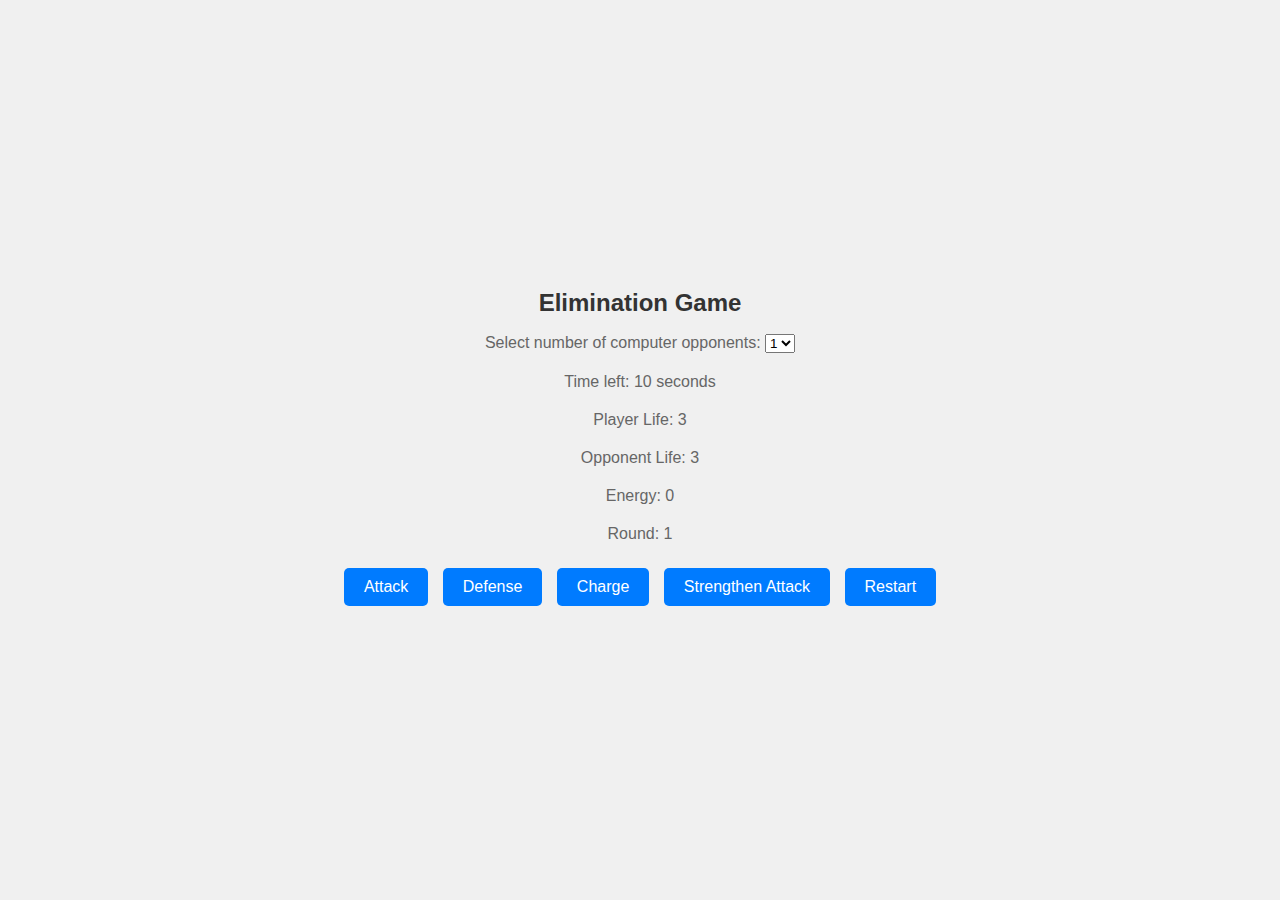
<file: index.html>
<!DOCTYPE html>
<html lang="en">
<head>
    <meta charset="UTF-8">
    <meta name="viewport" content="width=device-width, initial-scale=1.0">
    <title>Elimination Game</title>
    <link rel="stylesheet" href="styles.css">
</head>
<body>
<div id="app">
    <h1>Elimination Game</h1>
    <p>Select number of computer opponents: <select id="num-of-opponents"></select></p>
    <p id="timer">Time left: 10 seconds</p>
    <p id="player-status">Player Life: 3</p>
    <p id="opponent-status">Opponent Life: 3</p>
    <p id="energy-status">Energy: 0</p>
    <p id="round-number">Round: 1</p>
    <button id="attack">Attack</button>
    <button id="defense">Defense</button>
    <button id="charge">Charge</button>
    <button id="strengthen-attack">Strengthen Attack</button>
    <button id="restart">Restart</button>
</div>

<script>
    document.addEventListener("DOMContentLoaded", function() {
        const attackBtn = document.getElementById("attack");
        const defenseBtn = document.getElementById("defense");
        const chargeBtn = document.getElementById("charge");
        const strengthenAttackBtn = document.getElementById("strengthen-attack");
        const restartBtn = document.getElementById("restart");
        const timerElement = document.getElementById("timer");
        const playerStatusElement = document.getElementById("player-status");
        const opponentStatusElement = document.getElementById("opponent-status");
        const energyStatusElement = document.getElementById("energy-status");
        const roundNumberElement = document.getElementById("round-number");
        const numOfOpponentsSelect = document.getElementById("num-of-opponents");

        let timeLeft = 10;
        let playerLife = 3;
        let energy = 0;
        let numOfOpponents = 1;
        let opponentLife = Array(numOfOpponents).fill(3);
        let computerEnergy = Array(numOfOpponents).fill(0);
        let roundNumber = 1;

        const init = () => {
            for (let i = 1; i <= 4; i++) {
                const option = document.createElement("option");
                option.value = i;
                option.textContent = i;
                numOfOpponentsSelect.appendChild(option);
            }
            numOfOpponentsSelect.value = numOfOpponents;
        };

        const updateStatus = () => {
            playerStatusElement.textContent = `Player Life: ${playerLife}`;
            opponentStatusElement.textContent = `Opponent Life: ${opponentLife.join(", ")}`;
            energyStatusElement.textContent = `Energy: ${energy}`;
            roundNumberElement.textContent = `Round: ${roundNumber}`;
        };

        const countdown = () => {
            if (timeLeft === 0) {
                clearInterval(intervalId);
                return;
            }
            timerElement.textContent = `Time left: ${timeLeft} seconds`;
            timeLeft--;
        };

        const computerAction = () => {
            const actions = ["attack", "defense", "charge", "strengthen-attack"];
            return actions[Math.floor(Math.random() * actions.length)];
        };

        numOfOpponentsSelect.addEventListener("change", () => {
            numOfOpponents = parseInt(numOfOpponentsSelect.value);
            opponentLife = Array(numOfOpponents).fill(3);
            computerEnergy = Array(numOfOpponents).fill(0);
            updateStatus();
        });

        const executeAction = (playerAction, computerActions) => {
            if (playerAction === "attack" && energy >= 1) {
                computerActions.forEach((action, index) => {
                    if (action === "defense") {
                        // Attack blocked
                    } else {
                        opponentLife[index]--;
                    }
                });
                energy--;
            } else if (playerAction === "defense") {
                computerActions.forEach((action, index) => {
                    if (action === "strengthen-attack" && computerEnergy[index] >= 2) {
                        playerLife--;
                        computerEnergy[index] -= 2;
                    }
                });
            } else if (playerAction === "charge") {
                energy++;
                computerActions.forEach((action, index) => {
                    if (action === "attack" && computerEnergy[index] >= 1) {
                        playerLife--;
                        computerEnergy[index]--;
                    }
                });
            } else if (playerAction === "strengthen-attack" && energy >= 2) {
                computerActions.forEach((action, index) => {
                    if (action !== "defense") {
                        opponentLife[index]--;
                    }
                });
                energy -= 2;
            }

            computerActions.forEach((action, index) => {
                if (action === "charge") {
                    computerEnergy[index]++;
                }
            });

            if (playerLife <= 0) {
                playerLife = 0;
            }
            if (energy < 0) {
                energy = 0;
            }

            updateStatus();
            checkGameOver();
        };

        const checkGameOver = () => {
            if (playerLife <= 0 || opponentLife.every(life => life <= 0)) {
                clearInterval(intervalId);
                if (playerLife > Math.max(...opponentLife)) {
                    alert("Player wins!");
                } else {
                    alert("Computer wins!");
                }
            }
        };

        attackBtn.addEventListener("click", () => {
            executeAction("attack", Array(numOfOpponents).fill(0).map(() => computerAction()));
        });

        defenseBtn.addEventListener("click", () => {
            executeAction("defense", Array(numOfOpponents).fill(0).map(() => computerAction()));
        });

        chargeBtn.addEventListener("click", () => {
            executeAction("charge", Array(numOfOpponents).fill(0).map(() => computerAction()));
        });

        strengthenAttackBtn.addEventListener("click", () => {
            executeAction("strengthen-attack", Array(numOfOpponents).fill(0).map(() => computerAction()));
        });

        restartBtn.addEventListener("click", () => {
            clearInterval(intervalId);
            timeLeft = 10;
            playerLife = 3;
            energy = 0;
            opponentLife = Array(numOfOpponents).fill(3);
            computerEnergy = Array(numOfOpponents).fill(0);
            roundNumber = 1;
            updateStatus();
            intervalId = setInterval(countdown, 1000);
        });

        init();
        updateStatus();
        countdown();
        const intervalId = setInterval(countdown, 1000);
    });
</script>
</body>
</html>
</file>
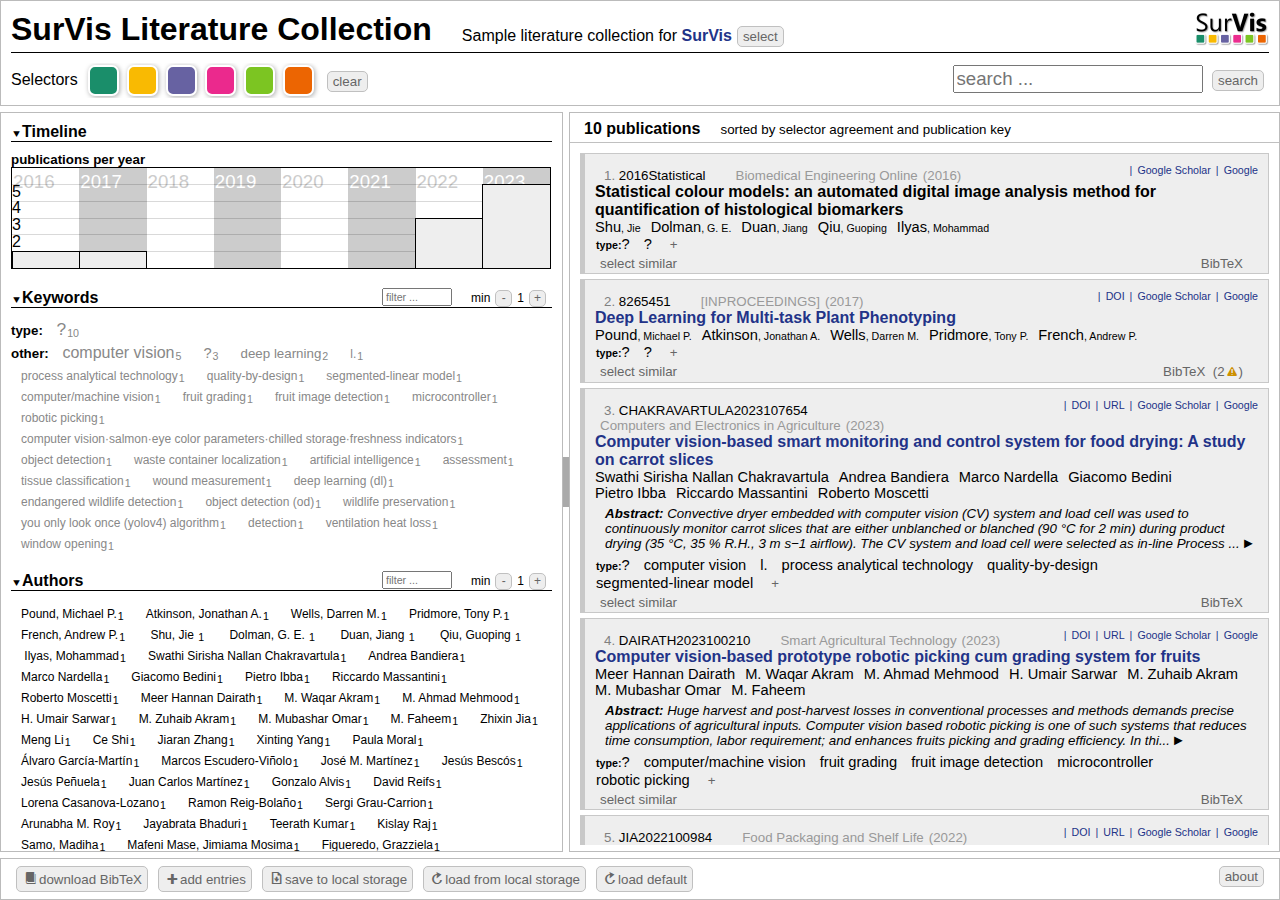
<file: survis/src/index.html>
<html>
<head>
    <meta http-equiv="Content-Type" content="text/html; charset=utf-8">
    <script type="text/javascript" src="properties.js"></script>
    <script data-main="js/app.js" src="js/require.js"></script>
</head>
<body>
</body>
</html>
</file>
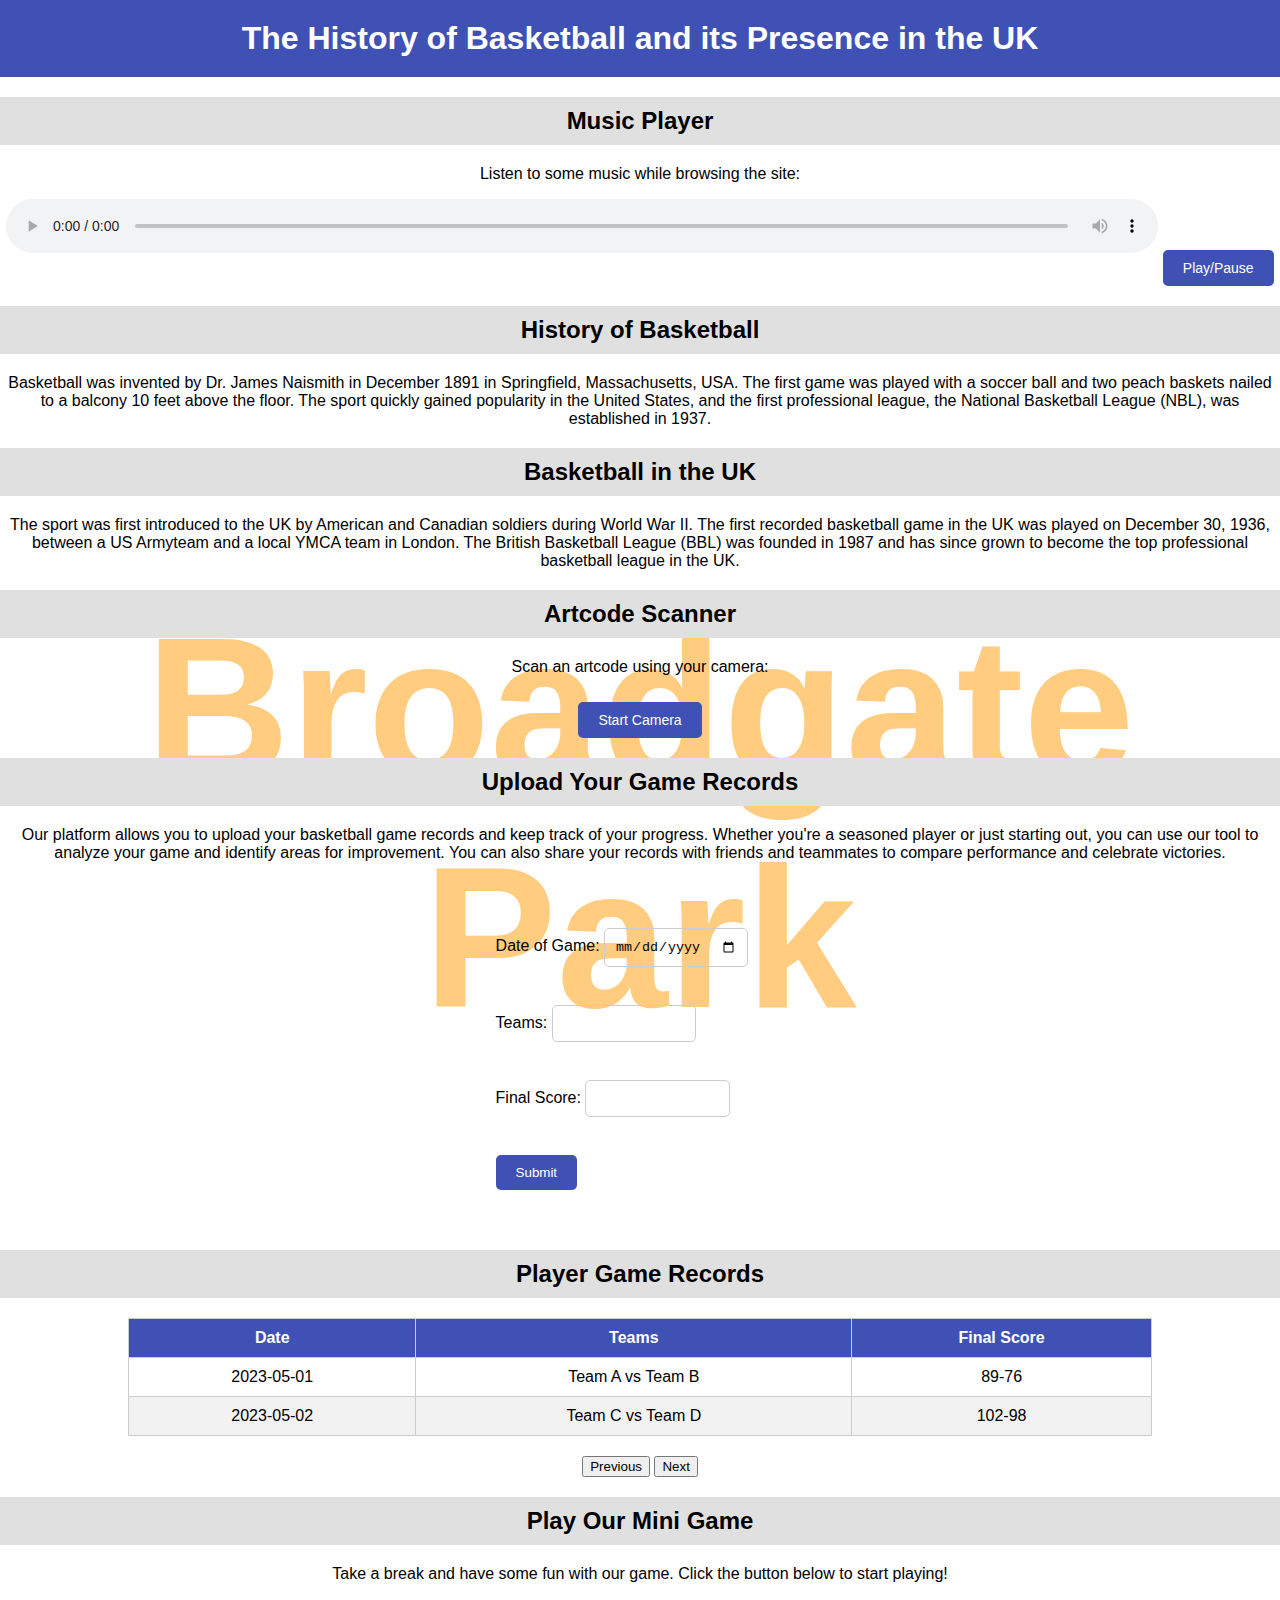
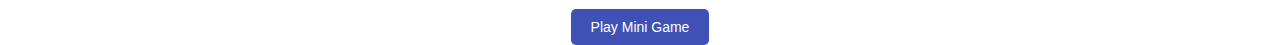
<file: b.html>
<!DOCTYPE html>
<html>
<head>
    <title>The History of Basketball and its Presence in the UK</title>
    <meta name="viewport" content="width=device-width, initial-scale=1">
    <style>

        #camera-preview {
            width: 100%;
            height: auto;
            display: none;
            position: relative;
            overflow: hidden;
            background-color: black;
            border-radius: 10px;
            margin: 20px 0;
        }

        #video {
            width: 100%;
            height: auto;
        }

        body {
            font-family: Arial, sans-serif;
            text-align: center;
            margin: 0;
            padding: 0;
            position: relative;
        }

        body::before {
            content: "Broadgate Park";
            font-size: 200px;
            font-weight: bold;
            color: #FFCC80;
            position: absolute;
            top: 50%;
            left: 50%;
            transform: translate(-50%, -50%);
            z-index: -1;
        }

        h1 {
            background-color: #3f51b5;
            color: white;
            padding: 20px;
            margin: 0;
        }

        h2 {
            background-color: #e0e0e0;
            padding: 10px;
            margin: 20px 0;
        }

        form {
            background-color: #f2f2f2;
            padding: 20px;
            border-radius: 10px;
            margin: 20px 0;
            text-align: left;
            display: inline-block;
            background-color: transparent;
        }

        input[type="text"], textarea, input[type="date"] {
            width: 50%;
            padding: 10px;
            margin: 10px 0;
            box-sizing: border-box;
            border-radius: 5px;
            border: 1px solid #ccc;
            background-color: transparent;
        }

        input[type="submit"] {
            background-color: #3f51b5;
            color: white;
            padding: 10px 20px;
            border-radius: 5px;
            border: none;
            cursor: pointer;
            margin-top: 10px;
        }

        input[type="submit"]:hover {
            background-color: #1a237e;
        }

        /* Audio player styles */
        audio {
            width: 90%;
            margin-bottom: 20px;
        }

  

        @media screen and (max-width: 600px) {
            input[type="text"], textarea, input[type="date"] {
                width: 100%;
                font-size: 16px;
            }

            audio {
                width: 100%;
            }
        }

        .play-pause-btn {
            background-color: #3f51b5;
            color: white;
            padding: 10px 20px;
            border-radius: 5px;
            border: none;
            cursor: pointer;
            font-size: 14px;
            margin-top: 10px;
        }

        .play-pause-btn:hover {
            background-color: #1a237e;
        }

        table {
            width: 80%;
            margin: 20px auto;
            border-collapse: collapse;
        }

        th, td {
            border: 1px solid #ccc;
            padding: 10px;
            text-align: center;
        }

        th {
            background-color: #3f51b5;
            color: white;
        }

        tr:nth-child(even) {
            background-color: #f2f2f2;
        }

        {
            background-color: #3f51b5;
            color: white;
            padding: 10px 20px;
            border-radius: 5px;
            border: none;
            cursor: pointer;
            font-size: 14px;
            margin: 10px;
        }

        .pagination-btn:hover {
            background-color: #1a237e;
        }

    </style>


</head>
<body>
<h1>The History of Basketball and its Presence in the UK</h1>



<h2>Music Player</h2>
<p>Listen to some music while browsing the site:</p>
<audio id="audio-player" controls>
    <source src="https://march-0818.github.io/A%20day.mp3" type="audio/mpeg">

    Your browser does not support the audio element.
</audio>
<button id="play-pause-btn" class="play-pause-btn" onclick="togglePlayPause()">Play/Pause</button>
<script>
    const audioPlayer = document.getElementById("audio-player");
    const playPauseBtn = document.getElementById("play-pause-btn");

    function togglePlayPause() {
        if (audioPlayer.paused) {
            audioPlayer.play();
            playPauseBtn.textContent = "Pause";
        } else {
            audioPlayer.pause();
            playPauseBtn.textContent = "Play";
        }
    }
</script>




<h2>History of Basketball</h2>
<p>Basketball was invented by Dr. James Naismith in December 1891 in Springfield, Massachusetts, USA. The first game was played with a soccer ball and two peach baskets nailed to a balcony 10 feet above the floor. The sport quickly gained popularity in the United States, and the first professional league, the National Basketball League (NBL), was established in 1937.</p>

<h2>Basketball in the UK</h2>
<p>The sport was first introduced to the UK by American and Canadian soldiers during World War II. The first recorded basketball game in the UK was played on December 30, 1936, between a US Armyteam and a local YMCA team in London. The British Basketball League (BBL) was founded in 1987 and has since grown to become the top professional basketball league in the UK.</p>



<h2>Artcode Scanner</h2>
<p>Scan an artcode using your camera:</p>
<div id="camera-preview">
    <video id="video" autoplay></video>
</div>
<button id="start-camera-btn" class="play-pause-btn" onclick="startCamera()">Start Camera</button>
<button id="stop-camera-btn" class="play-pause-btn" onclick="stopCamera()" style="display:none;">Stop Camera</button>



<h2>Upload Your Game Records</h2>
<p>Our platform allows you to upload your basketball game records and keep track of your progress. Whether you're a seasoned player or just starting out, you can use our tool to analyze your game and identify areas for improvement. You can also share your records with friends and teammates to compare performance and celebrate victories.</p>

<form action="upload.php" method="post">
    <label for="date">Date of Game:</label>
    <input type="date" id="date" name="date"><br><br>

    <label for="teams">Teams:</label>
    <input type="text" id="teams" name="teams"><br><br>

    <label for="score">Final Score:</label>
    <input type="text" id="score" name="score"><br><br>

    <input type="submit" value="Submit">
</form>




<h2>Player Game Records</h2>
<table id="game-records-table">
    <thead>
    <tr>
        <th>Date</th>
        <th>Teams</th>
        <th>Final Score</th>
    </tr>
    </thead>
    <tbody>
    <!-- Table rows will be added dynamically using JavaScript -->
    </tbody>
</table>

<button id="prev-btn" class="pagination-btn" onclick="previousPage()">Previous</button>
<button id="next-btn" class="pagination-btn" onclick="nextPage()">Next</button>

<script>
    // Example data, replace with your actual data fetched from the database
    const gameRecords = [
        {
            date: "2023-05-01",
            teams: "Team A vs Team B",
            score: "89-76"
        },
        {
            date: "2023-05-02",
            teams: "Team C vs Team D",
            score: "102-98"
        }
    ];

    const rowsPerPage = 10;
    let currentPage = 1;

    function renderTable() {
        const tableBody = document.getElementById("game-records-table").getElementsByTagName("tbody")[0];
        tableBody.innerHTML = "";

        const start = (currentPage - 1) * rowsPerPage;
        const end = start + rowsPerPage;
        const recordsToDisplay = gameRecords.slice(start, end);

        recordsToDisplay.forEach(record => {
            const row = tableBody.insertRow(-1);

            const dateCell = row.insertCell(0);
            dateCell.textContent = record.date;

            const teamsCell = row.insertCell(1);
            teamsCell.textContent = record.teams;

            const scoreCell = row.insertCell(2);
            scoreCell.textContent = record.score;
        });
    }
    let video = document.getElementById("video");
    let cameraStream = null;

    async function startCamera() {
        try {
            cameraStream = await navigator.mediaDevices.getUserMedia({ video: true });
            video.srcObject = cameraStream;
            document.getElementById("camera-preview").style.display = "block";
            document.getElementById("start-camera-btn").style.display = "none";
            document.getElementById("stop-camera-btn").style.display = "inline-block";
        } catch (err) {
            alert("Unable to access camera: " + err);
        }
    }

    function stopCamera() {
        if (cameraStream) {
            cameraStream.getTracks().forEach(track => track.stop());
            cameraStream = null;
        }
        document.getElementById("camera-preview").style.display = "none";
        document.getElementById("start-camera-btn").style.display = "inline-block";
        document.getElementById("stop-camera-btn").style.display = "none";
    }

</script>
<script>renderTable();</script>

<h2>Play Our Mini Game</h2>
<p>Take a break and have some fun with our game. Click the button below to start playing!</p>
<a href="index.html">
    <button id="play-game-btn" class="play-pause-btn">
        Play Mini Game
    </button>
</a>

</body>
</html>
</file>
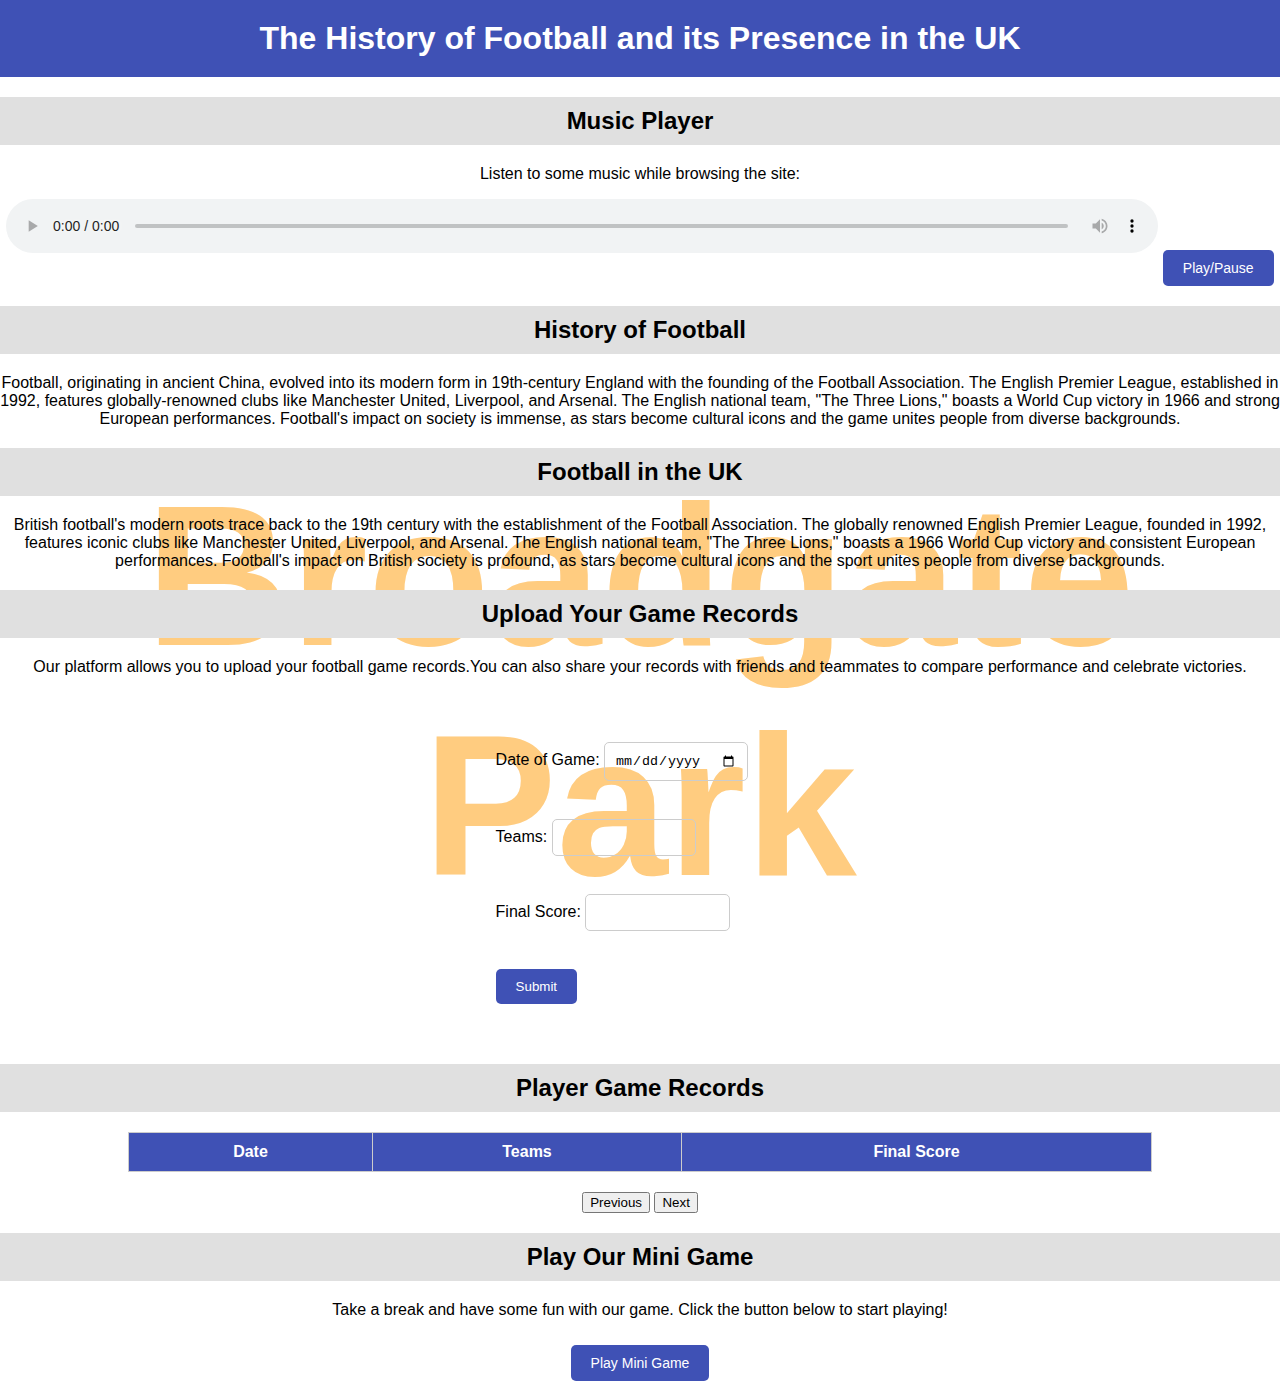
<file: f.html>
<!DOCTYPE html>
<html>
<head>
	<title>The History of Basketball and its Presence in the UK</title>
	<meta name="viewport" content="width=device-width, initial-scale=1">
	<style>

		body {
			font-family: Arial, sans-serif;
			text-align: center;
			margin: 0;
			padding: 0;
			position: relative;
		}

		body::before {
			content: "Broadgate Park";
			font-size: 200px;
			font-weight: bold;
			color: #FFCC80;
			position: absolute;
			top: 50%;
			left: 50%;
			transform: translate(-50%, -50%);
			z-index: -1;
		}

		h1 {
			background-color: #3f51b5;
			color: white;
			padding: 20px;
			margin: 0;
		}

		h2 {
			background-color: #e0e0e0;
			padding: 10px;
			margin: 20px 0;
		}

		form {
			background-color: #f2f2f2;
			padding: 20px;
			border-radius: 10px;
			margin: 20px 0;
			text-align: left;
			display: inline-block;
			background-color: transparent;
		}

		input[type="text"], textarea, input[type="date"] {
			width: 50%;
			padding: 10px;
			margin: 10px 0;
			box-sizing: border-box;
			border-radius: 5px;
			border: 1px solid #ccc;
			background-color: transparent;
		}

		input[type="submit"] {
			background-color: #3f51b5;
			color: white;
			padding: 10px 20px;
			border-radius: 5px;
			border: none;
			cursor: pointer;
			margin-top: 10px;

		}

		input[type="submit"]:hover {
			background-color: #1a237e;
		}

		/* Audio player styles */
		audio {
			width: 90%;
			margin-bottom: 20px;
		}

		@media screen and (max-width: 600px) {
			input[type="text"], textarea, input[type="date"] {
				width: 100%;
				font-size: 16px;
			}

			audio {
				width: 100%;
			}
		}

		.play-pause-btn {
			background-color: #3f51b5;
			color: white;
			padding: 10px 20px;
			border-radius: 5px;
			border: none;
			cursor: pointer;
			font-size: 14px;
			margin-top: 10px;
		}

		.play-pause-btn:hover {
			background-color: #1a237e;
		}

		table {
			width: 80%;
			margin: 20px auto;
			border-collapse: collapse;
		}

		th, td {
			border: 1px solid #ccc;
			padding: 10px;
			text-align: center;
		}

		th {
			background-color: #3f51b5;
			color: white;
		}

		tr:nth-child(even) {
			background-color: #f2f2f2;
		}

		{
			background-color: #3f51b5;
			color: white;
			padding: 10px 20px;
			border-radius: 5px;
			border: none;
			cursor: pointer;
			font-size: 14px;
			margin: 10px;
		}

		.pagination-btn:hover {
			background-color: #1a237e;
		}

	</style>


</head>
<body>
<h1>The History of Football and its Presence in the UK</h1>
<h2>Music Player</h2>
<p>Listen to some music while browsing the site:</p>
<audio id="audio-player" controls>
	<source src="https://march-0818.github.io/A%20day.mp3" type="audio/mpeg">

	Your browser does not support the audio element.
</audio>
<button id="play-pause-btn" class="play-pause-btn" onclick="togglePlayPause()">Play/Pause</button>
<script>
	const audioPlayer = document.getElementById("audio-player");
	const playPauseBtn = document.getElementById("play-pause-btn");
	scss
	Copy code
	function togglePlayPause() {
		if (audioPlayer.paused) {
			audioPlayer.play();
			playPauseBtn.textContent = "Pause";
		} else {
			audioPlayer.pause();
			playPauseBtn.textContent = "Play";
		}
	}
</script>
<h2>History of Football</h2>
<p>Football, originating in ancient China, evolved into its modern form in 19th-century England with the founding of the Football Association. The English Premier League, established in 1992, features globally-renowned clubs like Manchester United, Liverpool, and Arsenal. The English national team, "The Three Lions," boasts a World Cup victory in 1966 and strong European performances. Football's impact on society is immense, as stars become cultural icons and the game unites people from diverse backgrounds.</p>
<h2>Football in the UK</h2>
<p>British football's modern roots trace back to the 19th century with the establishment of the Football Association. The globally renowned English Premier League, founded in 1992, features iconic clubs like Manchester United, Liverpool, and Arsenal. The English national team, "The Three Lions," boasts a 1966 World Cup victory and consistent European performances. Football's impact on British society is profound, as stars become cultural icons and the sport unites people from diverse backgrounds.</p>
<h2>Upload Your Game Records</h2>
<p>Our platform allows you to upload your football game records.You can also share your records with friends and teammates to compare performance and celebrate victories.</p>
<form action="upload.php" method="post">
	<label for="date">Date of Game:</label>
	<input type="date" id="date" name="date"><br><br>
	
	<label for="teams">Teams:</label>
	<input type="text" id="teams" name="teams"><br><br>

	<label for="score">Final Score:</label>
	<input type="text" id="score" name="score"><br><br>

	<input type="submit" value="Submit">
</form>
<h2>Player Game Records</h2>
<table id="game-records-table">
	<thead>
	<tr>
		<th>Date</th>
		<th>Teams</th>
		<th>Final Score</th>
	</tr>
	</thead>
	<tbody>
	<!-- Table rows will be added dynamically using JavaScript -->
	</tbody>
</table>
<button id="prev-btn" class="pagination-btn" onclick="previousPage()">Previous</button>
<button id="next-btn" class="pagination-btn" onclick="nextPage()">Next</button>

<script>
	// Example data, replace with your actual data fetched from the database
	const gameRecords = [
		{
			date: "2023-05-01",
			teams: "Team A vs Team B",
			score: "2-1"
		},
		{
			date: "2023-05-02",
			teams: "TeamC vs Team D",
			score: "3-2"
		}
	];

	csharp
	Copy code
	const rowsPerPage = 10;
	let currentPage = 1;

	function renderTable() {
		const tableBody = document.getElementById("game-records-table").getElementsByTagName("tbody")[0];
		tableBody.innerHTML = "";

		const start = (currentPage - 1) * rowsPerPage;
		const end = start + rowsPerPage;
		const recordsToDisplay = gameRecords.slice(start, end);

		recordsToDisplay.forEach(record => {
			const row = tableBody.insertRow(-1);

			const dateCell = row.insertCell(0);
			dateCell.textContent = record.date;

			const teamsCell = row.insertCell(1);
			teamsCell.textContent = record.teams;

			const scoreCell = row.insertCell(2);
			scoreCell.textContent = record.score;
		});
	}
</script>
<script>renderTable();</script>

<h2>Play Our Mini Game</h2>
<p>Take a break and have some fun with our game. Click the button below to start playing!</p>
<a href="index.html">
	<button id="play-game-btn" class="play-pause-btn">
		Play Mini Game
	</button>
</a>
</body>
</html>
</file>
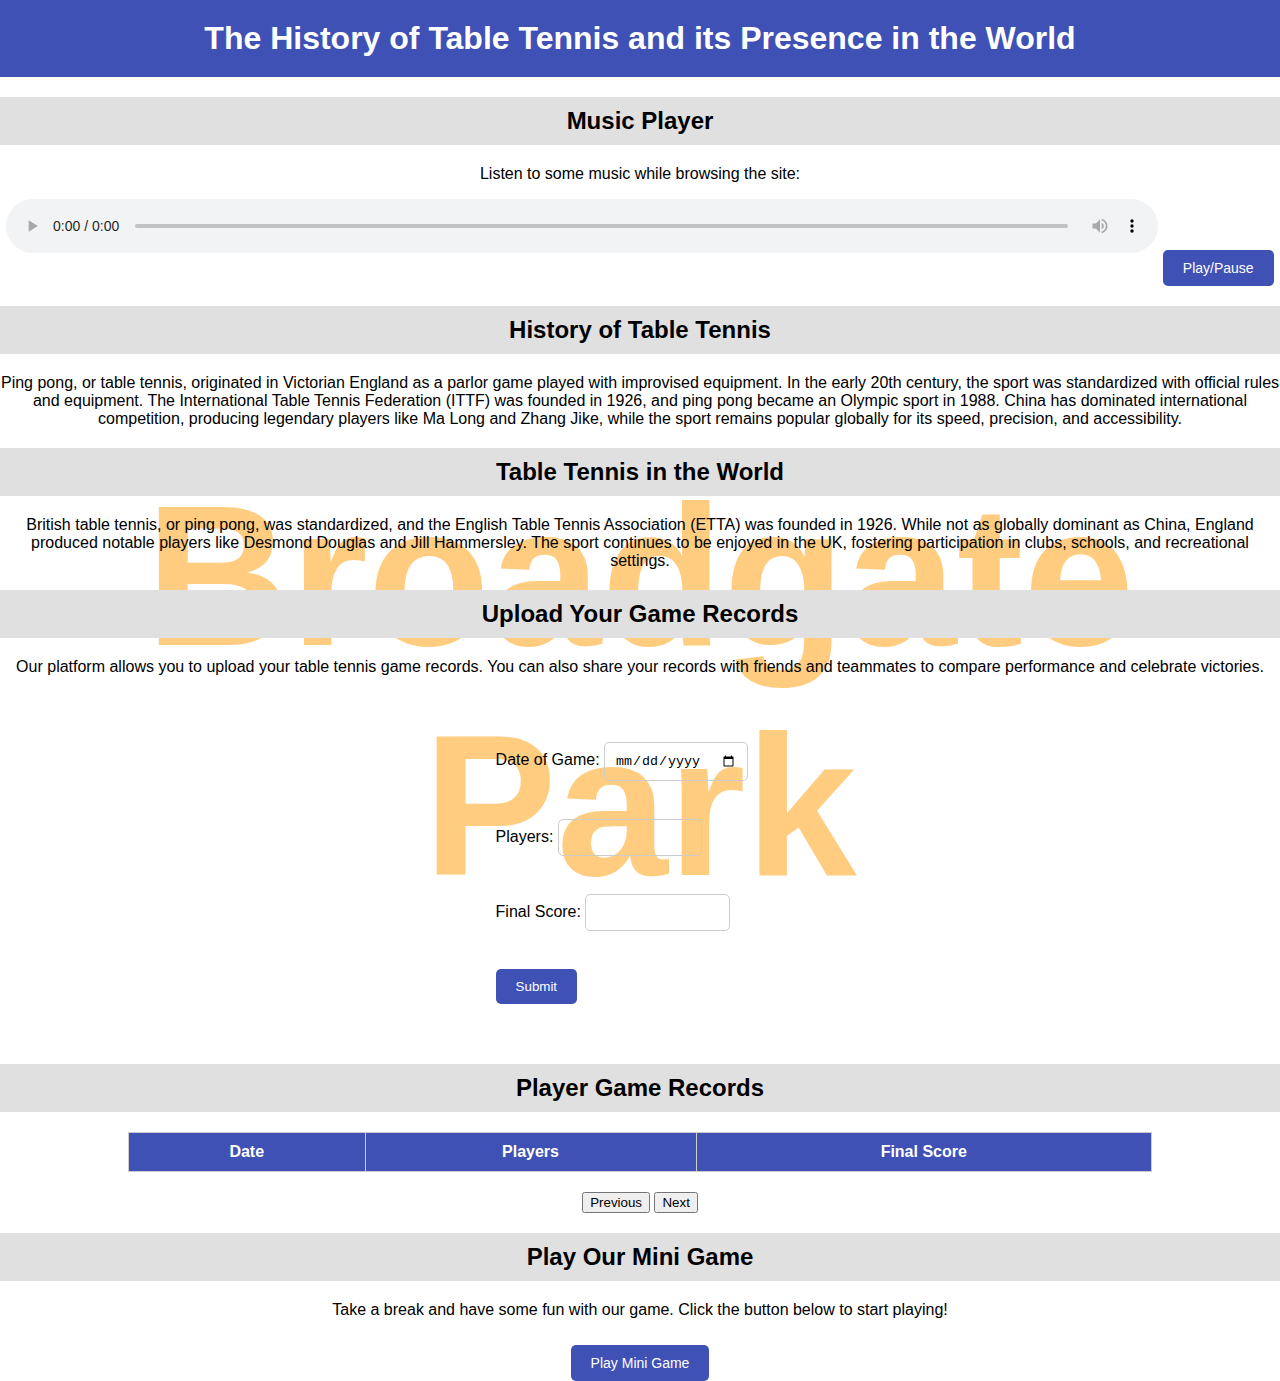
<file: t.html>
<!DOCTYPE html>
<html>
<head>
    <title>The History of Basketball and its Presence in the UK</title>
    <meta name="viewport" content="width=device-width, initial-scale=1">
    <style>

        body {
            font-family: Arial, sans-serif;
            text-align: center;
            margin: 0;
            padding: 0;
            position: relative;
        }

        body::before {
            content: "Broadgate Park";
            font-size: 200px;
            font-weight: bold;
            color: #FFCC80;
            position: absolute;
            top: 50%;
            left: 50%;
            transform: translate(-50%, -50%);
            z-index: -1;
        }

        h1 {
            background-color: #3f51b5;
            color: white;
            padding: 20px;
            margin: 0;
        }

        h2 {
            background-color: #e0e0e0;
            padding: 10px;
            margin: 20px 0;
        }

        form {
            background-color: #f2f2f2;
            padding: 20px;
            border-radius: 10px;
            margin: 20px 0;
            text-align: left;
            display: inline-block;
            background-color: transparent;
        }

        input[type="text"], textarea, input[type="date"] {
            width: 50%;
            padding: 10px;
            margin: 10px 0;
            box-sizing: border-box;
            border-radius: 5px;
            border: 1px solid #ccc;
            background-color: transparent;
        }

        input[type="submit"] {
            background-color: #3f51b5;
            color: white;
            padding: 10px 20px;
            border-radius: 5px;
            border: none;
            cursor: pointer;
            margin-top: 10px;

        }

        input[type="submit"]:hover {
            background-color: #1a237e;
        }

        /* Audio player styles */
        audio {
            width: 90%;
            margin-bottom: 20px;
        }

        @media screen and (max-width: 600px) {
            input[type="text"], textarea, input[type="date"] {
                width: 100%;
                font-size: 16px;
            }

            audio {
                width: 100%;
            }
        }

        .play-pause-btn {
            background-color: #3f51b5;
            color: white;
            padding: 10px 20px;
            border-radius: 5px;
            border: none;
            cursor: pointer;
            font-size: 14px;
            margin-top: 10px;
        }

        .play-pause-btn:hover {
            background-color: #1a237e;
        }

        table {
            width: 80%;
            margin: 20px auto;
            border-collapse: collapse;
        }

        th, td {
            border: 1px solid #ccc;
            padding: 10px;
            text-align: center;
        }

        th {
            background-color: #3f51b5;
            color: white;
        }

        tr:nth-child(even) {
            background-color: #f2f2f2;
        }

        {
            background-color: #3f51b5;
            color: white;
            padding: 10px 20px;
            border-radius: 5px;
            border: none;
            cursor: pointer;
            font-size: 14px;
            margin: 10px;
        }

        .pagination-btn:hover {
            background-color: #1a237e;
        }

    </style>

</head>
<body>
<h1>The History of Table Tennis and its Presence in the World</h1>
<h2>Music Player</h2>
<p>Listen to some music while browsing the site:</p>
<audio id="audio-player" controls>
    <source src="https://march-0818.github.io/A%20day.mp3" type="audio/mpeg">
    Your browser does not support the audio element.
</audio>
<button id="play-pause-btn" class="play-pause-btn" onclick="togglePlayPause()">Play/Pause</button>
<script>
    const audioPlayer = document.getElementById("audio-player");
    const playPauseBtn = document.getElementById("play-pause-btn");
    scss
    Copy code
    function togglePlayPause() {
        if (audioPlayer.paused) {
            audioPlayer.play();
            playPauseBtn.textContent = "Pause";
        } else {
            audioPlayer.pause();
            playPauseBtn.textContent = "Play";
        }
    }
</script>
<h2>History of Table Tennis</h2>
<p>Ping pong, or table tennis, originated in Victorian England as a parlor game played with improvised equipment. In the early 20th century, the sport was standardized with official rules and equipment. The International Table Tennis Federation (ITTF) was founded in 1926, and ping pong became an Olympic sport in 1988. China has dominated international competition, producing legendary players like Ma Long and Zhang Jike, while the sport remains popular globally for its speed, precision, and accessibility.</p>
<h2>Table Tennis in the World</h2>
<p>British table tennis, or ping pong,  was standardized, and the English Table Tennis Association (ETTA) was founded in 1926. While not as globally dominant as China, England produced notable players like Desmond Douglas and Jill Hammersley. The sport continues to be enjoyed in the UK, fostering participation in clubs, schools, and recreational settings.</p>
<h2>Upload Your Game Records</h2>
<p>Our platform allows you to upload your table tennis game records. You can also share your records with friends and teammates to compare performance and celebrate victories.</p>
<form action="upload.php" method="post">
    <label for="date">Date of Game:</label>
    <input type="date" id="date" name="date"><br><br>

    <label for="players">Players:</label>
    <input type="text" id="players" name="players"><br><br>

    <label for="score">Final Score:</label>
    <input type="text" id="score" name="score"><br><br>

    <input type="submit" value="Submit">
</form>
<h2>Player Game Records</h2>
<table id="game-records-table">
    <thead>
    <tr>
        <th>Date</th>
        <th>Players</th>
        <th>Final Score</th>
    </tr>
    </thead>
    <tbody>
    <!-- Table rows will be added dynamically using JavaScript -->
    </tbody>
</table>
<button id="prev-btn" class="pagination-btn" onclick="previousPage()">Previous</button>
<button id="next-btn" class="pagination-btn" onclick="nextPage()">Next</button>

<script>
    // Example data, replace with your actual data fetched from the database
    const gameRecords = [
        {
            date: "2023-05-01",
            players: "Player A vs Player B",
            score: "3-2"
        },
        {
            date: "2023-05-02",
            players: "Player C vs Player D",
            score: "2-3"
        }
    ];

    scss
    Copy code
    const rowsPerPage = 10;
    let currentPage = 1;

    function renderTable() {
        const tableBody = document.getElementById("game-records-table").getElementsByTagName("tbody")[0];
        tableBody.innerHTML = "";

        const start = (currentPage - 1) * rowsPerPage;
        const end = start + rowsPerPage;
        const recordsToDisplay = gameRecords.slice(start, end);

        recordsToDisplay.forEach(record => {
            const row = tableBody.insertRow(-1);

            const dateCell = row.insertCell(0);
            dateCell.textContent = record.date;

            const playersCell = row.insertCell(1);
            playersCell.textContent = record.players;

            const scoreCell = row.insertCell(2);
            scoreCell.textContent = record.score;
        });
    }

    function previousPage() {
        if (currentPage > 1) {
            currentPage--;
            renderTable();
        }
    }

    function nextPage() {
        const totalPages = Math.ceil(gameRecords.length / rowsPerPage);
        if (currentPage < totalPages) {
            currentPage++;
            renderTable();
        }
    }
</script>
<script>renderTable();</script>

<h2>Play Our Mini Game</h2>
<p>Take a break and have some fun with our game. Click the button below to start playing!</p>
<a href="index.html">
    <button id="play-game-btn" class="play-pause-btn">
        Play Mini Game
    </button>
</a>
</body>
</html>
</file>
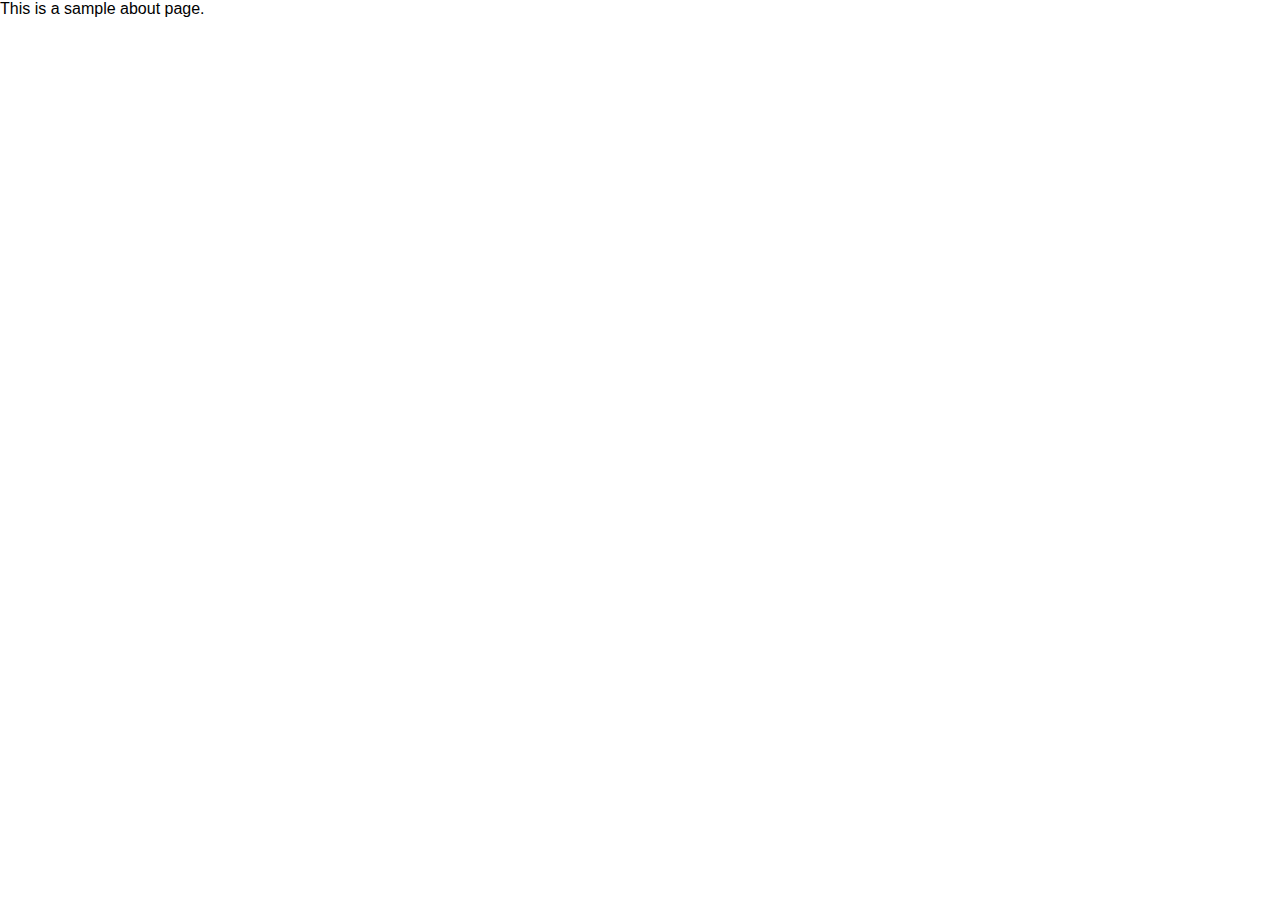
<file: survis/src/about.html>
<html>
<head>
    <meta http-equiv="Content-Type" content="text/html; charset=utf-8">
	<style type="text/css">
	html {
		margin: 0px;
		padding: 0px;
	}

	body {
		font-family: Calibri, Arial, Sans;
		margin: 0px;
		padding: 0px;
	}

	label {
		background: #FFFFEE;
		border: 1px solid black;
	}

	a {
		color: #223388;
	}

	iframe {
		border: none;
	}

	a:active {
		color: #223388;
	}

	a:visited {
		color: #223388;
	}

	h1 {
		font-size: 14pt;
		border-bottom: 1px solid black;
	}
	</style>
</head>
<body>
<p>This is a sample about page.</p>
</body>
</html>
</file>
<file: styles.css>
body {
    font-family: Arial, sans-serif;
    text-align: center;
    background-color: #f0f0f0;
    margin: 0;
    padding: 0;
    height: 100vh;
    display: flex;
    flex-direction: column;
    justify-content: center;
    align-items: center;
}

#game-container {
    background-color: #ffffff;
    padding: 40px;
    border-radius: 5px;
    box-shadow: 0 0 10px rgba(0, 0, 0, 0.1);
    max-width: 400px;
}

h1 {
    margin-top: 0;
    font-size: 24px;
    color: #333;
}

p {
    font-size: 16px;
    color: #666;
    margin-bottom: 20px;
}

button {
    font-size: 16px;
    color: #ffffff;
    background-color: #007BFF;
    border: none;
    border-radius: 5px;
    padding: 10px 20px;
    cursor: pointer;
    margin: 5px;
    transition: background-color 0.3s;
}

button:hover {
    background-color: #0056B3;
}
</file>
